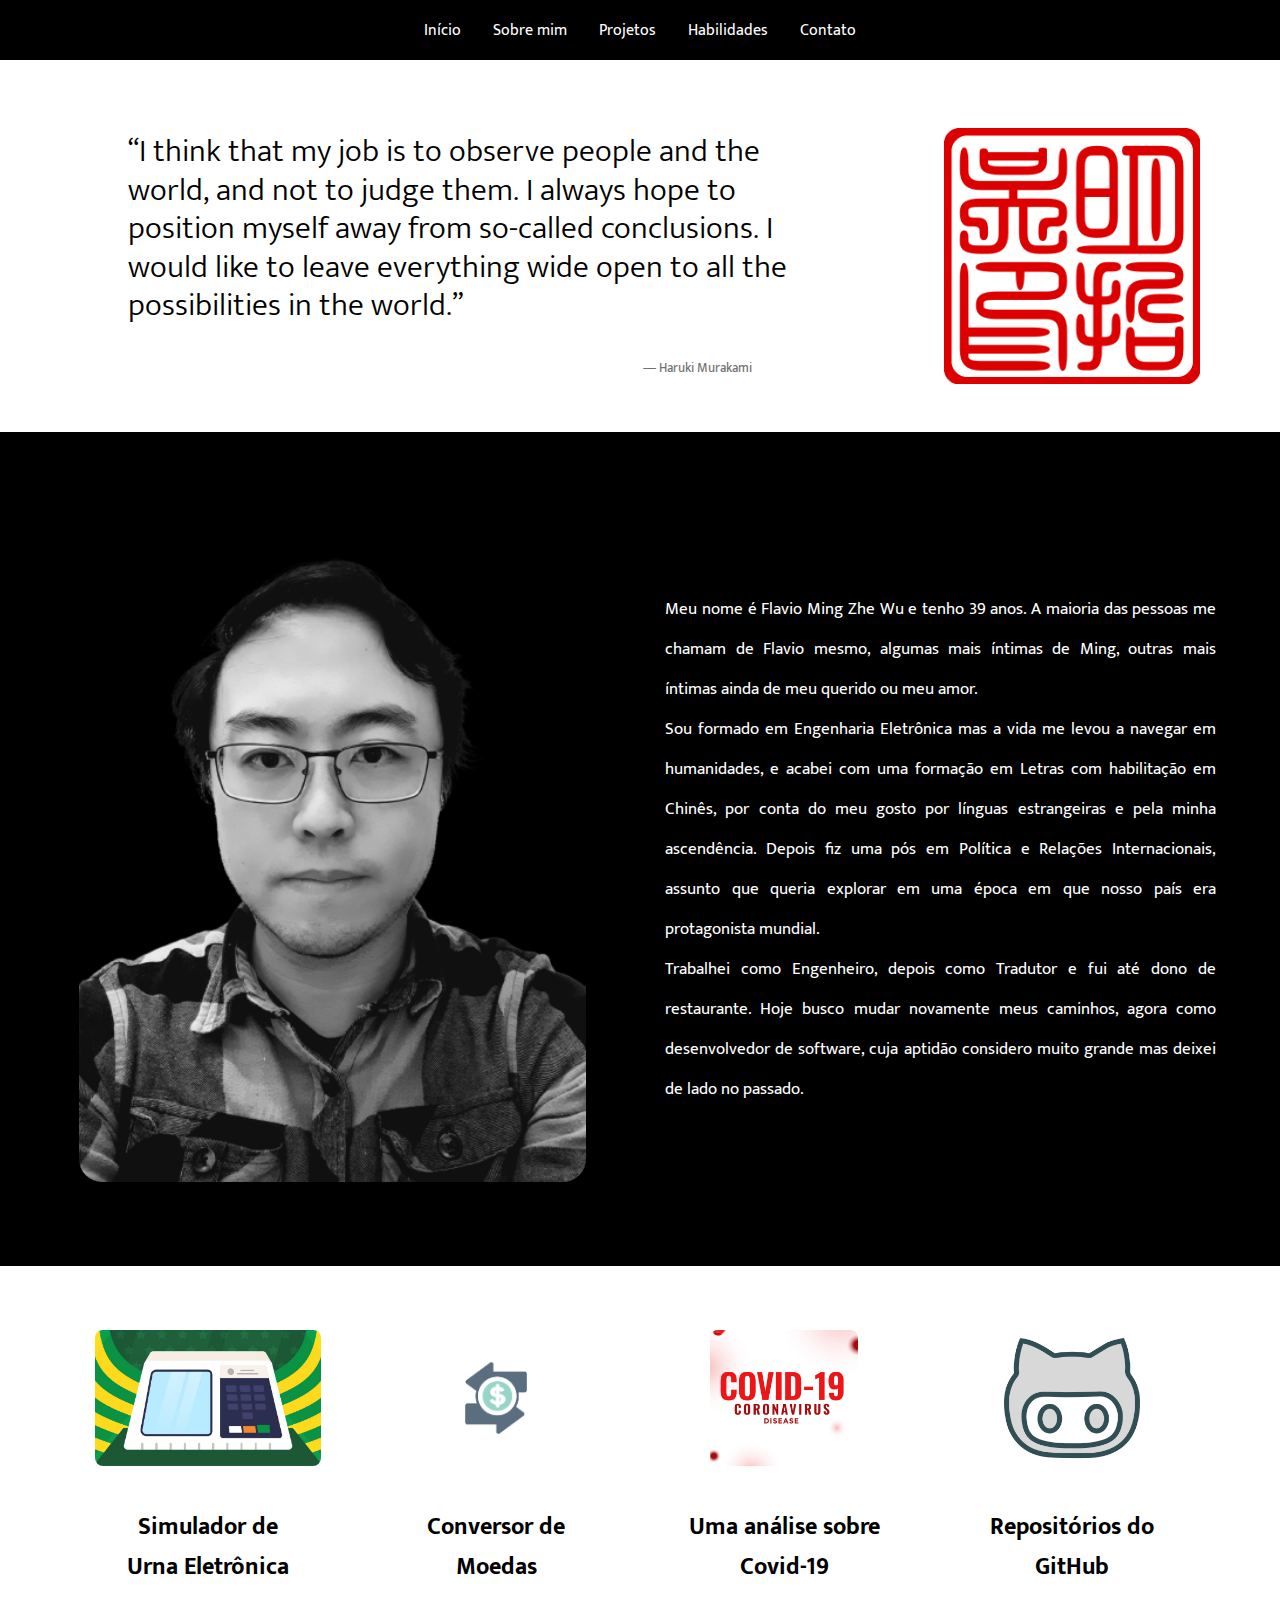
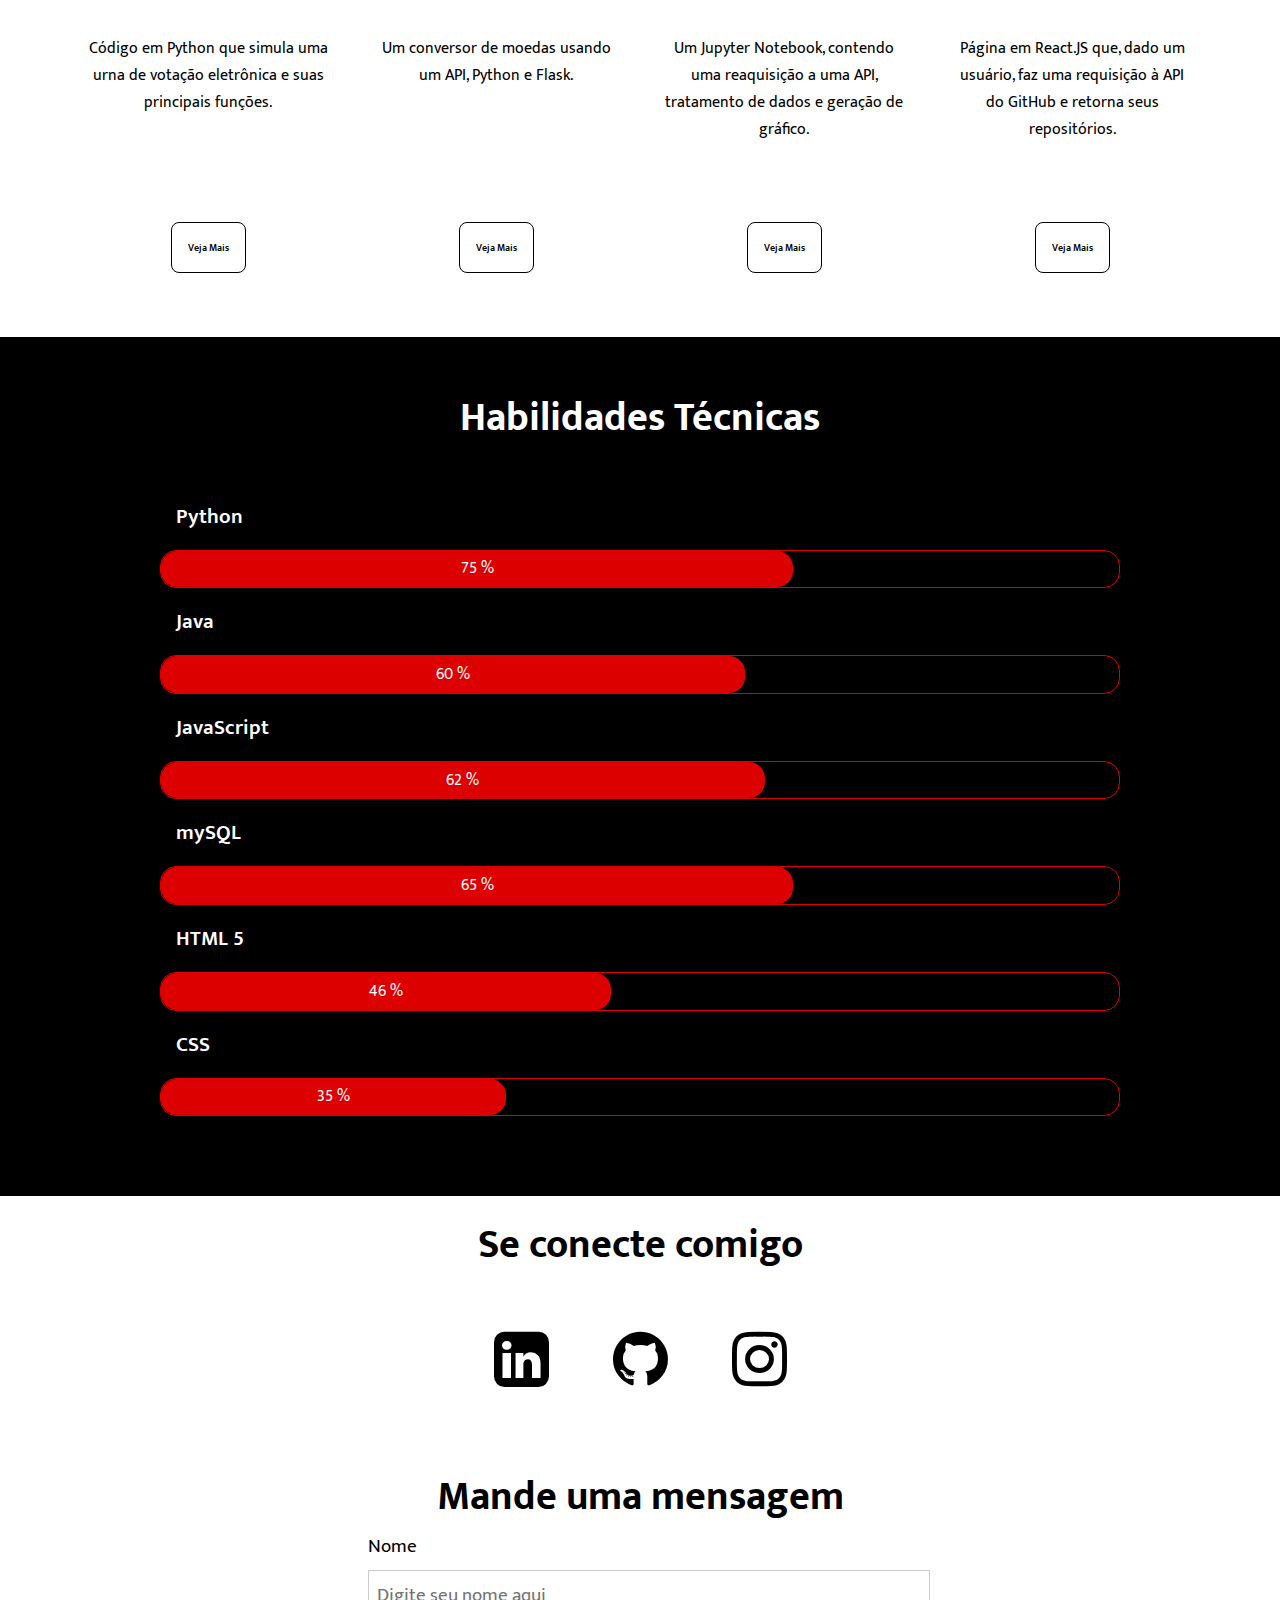
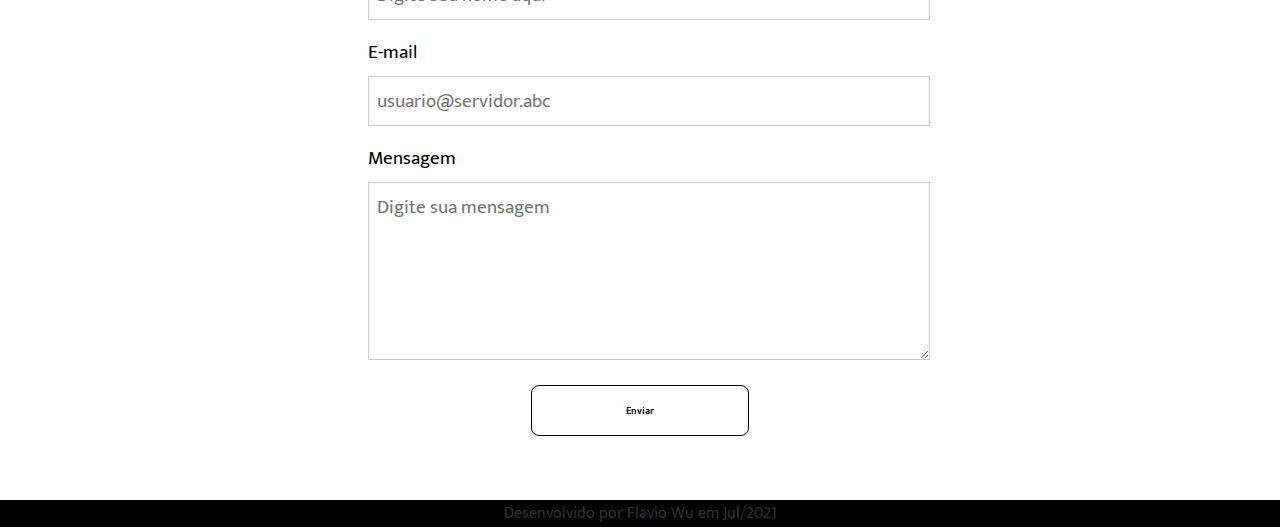
<file: templates/index.html>
<!DOCTYPE html>
<html lang="pt-BR">
    <head>
        <meta charset="UTF-8">
        <meta http-equiv="X-UA-Compatible" content="IE=edge">
        <meta name="viewport" content="width=device-width, initial-scale=1.0">
        <link rel="shortcut icon" href="static/img/favicon.png">

        <title>Portfólio | Flavio Wu</title>

        <link rel="stylesheet" href="../static/styles/style.css">
        <link rel="stylesheet" href="https://stackpath.bootstrapcdn.com/font-awesome/4.7.0/css/font-awesome.min.css">

    </head>
    <body>
        <nav>
            <ul>
                <li>
                    <a href="\">
                        Início
                    </a>
                </li>
                <li>
                    <a href="#sobreMim">
                        Sobre mim
                    </a>
                </li>
                <li>
                    <a href="#projetos">
                        Projetos
                    </a>
                </li>
                <li>
                    <a href="#habilidades">
                        Habilidades
                    </a>
                </li>
                <li>
                    <a href="#contato">
                        Contato
                    </a>
                </li>
            </ul>
        </nav>
        <header id="inicio">
            <div>
                <p>
                    “I think that my job is to observe people and the world, and not to judge them. I always hope to
                    position myself away from so-called conclusions. I would like to leave everything wide open to all
                    the possibilities in the world.”
                </p>
                <span>― Haruki Murakami</span>
            </div>
            <div id="img-selo">
                <img src="../static/img/original-seal.png" alt="Selo">
            </div>
        </header>

        <section id="sobreMim">
            <div id="selfie">
                <img src="../static/img/selfie-portfolio.png" alt="selo chinês do Flavio">
            </div>
            <div id="texto-sobre">
                <p>
                    Meu nome é Flavio Ming Zhe Wu e tenho 39 anos. A maioria das pessoas me chamam de Flavio mesmo,
                    algumas mais íntimas de Ming, outras mais íntimas ainda de meu querido ou meu amor.
                </p>
                <p>
                    Sou formado em Engenharia Eletrônica mas a vida me levou a navegar em humanidades,
                    e acabei com uma formação em Letras com habilitação em Chinês, por conta do meu gosto por línguas
                    estrangeiras e pela minha ascendência.
                    Depois fiz uma pós em Política e Relações Internacionais, assunto que queria explorar em uma época
                    em
                    que nosso país era protagonista mundial.
                </p>
                <p>
                    Trabalhei como Engenheiro, depois como Tradutor e fui até dono de restaurante.
                    Hoje busco mudar novamente meus caminhos, agora como desenvolvedor
                    de software, cuja aptidão considero muito grande mas deixei de lado no passado.
                </p>
            </div>
        </section>

        <section id="projetos">
            <div class="card">
                <img src="../static/img/urna.jpg" alt="imagem urna eletrônica">
                <div class="projeto-texto">
                    <h2>Simulador de Urna Eletrônica</h2>
                    <p>
                        Código em Python que simula uma urna de votação eletrônica e suas principais funções.
                    </p>
                </div>
                <a href="https://github.com/flaviowu/BlueT3C5_mod1/tree/main/Projeto03" target="_blank"><button>Veja Mais</button></a>
            </div>
            <div class="card">
                <img src="../static/img/exchange.jpg" alt="figura de duas flechas com sifrão no meio">
                <div class="projeto-texto">
                    <h2>Conversor de Moedas</h2>
                    <p>
                        Um conversor de moedas usando um API, Python e Flask.
                    </p>
                </div>
                <a href="https://conversordemoedas.herokuapp.com/" target="_blank">
                    <button>Veja Mais</button>
                </a>
            </div>
            <div class="card">
                <img src="../static/img/covid19-banner.jpg" alt="figura contém o texto em inglês covid-19 coronavirus disease">
                <div class="projeto-texto">
                    <h2>Uma análise sobre Covid-19</h2>
                    <p>
                        Um Jupyter Notebook, contendo uma reaquisição a uma API, tratamento de dados e geração de gráfico.
                    </p>
                </div>
                <a href="https://github.com/flaviowu/Estudo-DataScience/blob/main/Projeto_LetsCode.ipynb" target="_blank">
                    <button>Veja Mais</button>
                </a>
            </div>
            
            <div class="card">
                <img src="../static/img/github.png" alt="ícone do Github">
                <div class="projeto-texto"> 
                    <h2>Repositórios do GitHub</h2>
                    <p>
                        Página em React.JS que, dado um usuário, faz uma requisição à API do GitHub e retorna seus
                        repositórios.
                    </p>
                </div>
                    <a href="https://git-repo-test.netlify.app" target="_blank">
                        <button>Veja Mais</button>
                    </a>
            </div>
        </section>

        <section id="habilidades">
            <h2>Habilidades Técnicas</h2>

            <p>Python</p>
            <div>
                <span id="python">75 %</span>
            </div>

            <p>Java</p>
            <div>
                <span id="java">60 %</span>
            </div>

            <p>JavaScript</p>
            <div>
                <span id="javaScript">62 %</span>
            </div>

            <p>mySQL</p>
            <div>
                <span id="mySQL">65 %</span>
            </div>

            <p>HTML 5</p>
            <div>
                <span id="html">46 %</span>
            </div>

            <p>CSS</p>
            <div>
                <span id="css">35 %</span>
            </div>
        </section>

        <section id="contato">

            <div id="redes">
                <h3>Se conecte comigo</h3>

                <div id="icons">
                    <a href="https://www.linkedin.com/in/flaviowu/" target="_blank">
                        <i class="fa fa-linkedin-square" aria-hidden="true"></i>
                    </a>

                    <a href="https://github.com/flaviowu" target="_blank">
                        <i class="fa fa-github" aria-hidden="true"></i>
                    </a>

                    <a href="https://www.instagram.com/flaviowu/" target="_blank">
                        <i class="fa fa-instagram" aria-hidden="true"></i>
                    </a>
                </div>

            </div>
            <Section id="contato">
                <div id="form">

                    <h3>Mande uma mensagem</h3>

                    <form action="/send" method="POST">

                        <label for="nome">Nome</label>
                        <input id="nome" name="nome" type="text" placeholder="Digite seu nome aqui" required>
                        <p class="warning" id="warnName"></p>

                        <label for="email">E-mail</label>
                        <input type="email" id="email" name="email" placeholder="usuario@servidor.abc" required> 
                        <p class="warning" id="warnEmail"></p>

                        <label for="mensagem">Mensagem</label>
                        <textarea name="mensagem" id="mensagem" cols="10" rows="5" placeholder="Digite sua mensagem" required></textarea>
                        <p class="warning" id="warntxtArea"></p>

                        <button type="submit" id="enviar">Enviar</button>

                    </form>
            </Section>

        </section>

        <!-- Fim do Contato -->

        <footer>
            <p>Desenvolvido por Flavio Wu em Jul/2021</p>
        </footer>
    <script src="../static/js/script_contato.js"></script>
    </body>

</html>
</file>
<file: static/styles/style.css>
/* @import url('https://fonts.googleapis.com/css2?family=Montserrat:ital,wght@0,100;0,200;0,300;0,400;0,500;0,600;0,700;0,800;0,900;1,100;1,200;1,300;1,400;1,500;1,600;1,700;1,800&display=swap'); */
/* @import url('https://fonts.googleapis.com/css2?family=Spartan:wght@100;200;300;400;500;600;700;800;900&display=swap'); */
@import url('https://fonts.googleapis.com/css2?family=Mukta:wght@200;300;400;500;600;700;800&display=swap');

* {
    margin: 0;
    padding: 0;
    /* font-family: 'Montserrat', sans-serif; */
    font-family: 'Mukta', sans-serif;
    /* font-family: 'Spartan', sans-serif; */
}

html {
    scroll-behavior: smooth;
}

nav {
    padding: 0;
    position: fixed;
    top: 0;
    width: 100%;
}

nav ul {
    background-color: rgb(0, 0, 0);
    list-style: none;
    display: flex;
    justify-content: center; /*flex-start, flex-end */
    padding: 1px 0 0 0;
}

nav ul li {
    padding: 1rem;
    transition: .6s ease-in-out;
    border-radius: .1rem;
}
nav ul li:hover {
    background-color: #dd0000;
    transform: scale(1.05);
}

nav ul li a {
    text-decoration: none;
    color: #fff;
}

header#inicio {
    display: flex;
    justify-content: center;
    align-items: center;
    margin: 3rem 0 0 0;
    padding: 3rem 3rem 1rem 3rem;
}

header#inicio div {
    display: flex;
    flex-direction: column;
    padding: 0 0 0 5rem;
}

header#inicio div p {
    width: 100%;
    display: flex;
    justify-content: center;
    line-height: 3vw;
    text-align:left;
    font-size: 2rem;
    font-weight: 300;
    color: black;
}

header#inicio div span {
    font-size: 1vw;
    font-weight: 500;
    text-align: right;
    margin: 2rem 5rem 0 0;
    color:  #00000090;
}

header#inicio div#img-selo {
    margin: 2rem;
}

header#inicio div#img-selo img{
    width: 20vw;
}

section#sobreMim {
    display: flex;
    justify-content: space-between;
    align-items: center;
    padding: 4rem;
    background-color: #000000;
}

/* section#sobreMim div#selfie {
} */

section#sobreMim div#selfie img {
    border-radius: 1.8vw;
    margin: 1.2vh 1.2vw 1.2vh 1.2vw;
    height: 75vh;
}

section#sobreMim div#texto-sobre {
    width: 65%;
}

section#sobreMim div#texto-sobre p {
    font-size: 1.3vw;
    text-align: justify;
    margin-left: 5vw;
    color: #fff;
    line-height:  2.5rem;
}

section#projetos {
    display: flex;
    flex-wrap: wrap;
    flex-direction: row;
    justify-content: center;
    align-items: stretch;
    padding: 3rem;
}

section#projetos div.card {
    width: 20vw;
    /* height: 52vh; */
    border-radius: .5rem;
    text-align: center;
    align-items: center;
    justify-content: space-around;
    padding: 1rem;
    transition: .6s ease-in-out;
}

section#projetos div.card img {
    margin: auto;
    display: inline-block;
    border-radius: .5rem;
    height: 8.5rem;
}

section#projetos div.card div.projeto-texto{
    height: 35vh;

}

section#projetos div.card:hover {
    background-color: #000000;
    color: #fff;
    transform: scale(1.1);
}

section#projetos div.card div.projeto-texto p{
    margin: .5vw;
    height: 20vh;
    text-align: center;
}

section#projetos div.card div.projeto-texto h2{
    padding: 2rem;
    height: 10vh;
}

section#projetos div.card a button {
    border: 1px solid #000000;
    background-color: rgb(255, 255, 255);
    color: #000000;
    margin: auto;
    padding: 1rem;
    font-size: .8vw;
    border-radius: .5rem;
    margin-top: 2rem;
    cursor: pointer;
    font-weight: 600;
    transition: .6s ease-in-out;
}

section#projetos div a button:hover {
    background-color: #dd0000;
    color: rgb(255, 255, 255);
    border-color: #dd0000;
    transform: scale(1.2);
}

section#habilidades {
    background-color: #000000;
    padding: 3rem 10rem 5rem 10rem;
}

section#habilidades h2{
    color: #fff;
    text-align: center;
    font-size: 2.5rem;
    margin-bottom: 2rem;
}

section#habilidades p {
    color: #fff;
    padding: 1rem;
    font-size: 1.3rem;
    font-weight: 600;
}

section#habilidades div {
    display: flex;
    border: 1px solid #dd0000;
    border-radius: 1rem;
}

section#habilidades div span#python {
    background-color: #dd0000;
    color: #ffff;
    text-align: center;
    padding: .3rem;
    border-radius: 1rem;
    width: 65%;
}

section#habilidades div span#java {
    background-color: #dd0000;
    color: #ffff;
    text-align: center;
    padding: .3rem;
    border-radius: 1rem;
    width: 60%;

}
section#habilidades div span#javaScript {
    background-color: #dd0000;
    color: #ffff;
    text-align: center;
    padding: .3rem;
    border-radius: 1rem;
    width: 62%;
}

section#habilidades div span#mySQL {
    background-color: #dd0000;
    color: #ffff;
    text-align: center;
    padding: .3rem;
    border-radius: 1rem;
    width: 65%;
}
section#habilidades div span#html {
    background-color: #dd0000;
    color: #ffff;
    text-align: center;
    padding: .3rem;
    border-radius: 1rem;
    width: 46%;
}
section#habilidades div span#css {
    background-color: #dd0000;
    color: #ffff;
    text-align: center;
    padding: .3rem;
    border-radius: 1rem;
    width: 35%;
}

section#contato {
    padding: 1rem 0 2rem 0;
    display: flex;
    justify-content: center;
    flex-wrap: wrap;
}
 
section#contato div#redes{
   width: 100%;
}
 
section#contato div#redes h3{
   text-align: center;
   font-size: 2.5rem; 
   /* margin-bottom: 2rem;  */
}
 
section#contato div#redes div#icons{
   display: flex;
   justify-content: center;
}
 
section#contato div#redes div#icons a{
   text-decoration: none;
   color: #000000;
   font-size: 4rem;
   padding: 2rem;
   transition: all .4s ease-out;
}
 
section#contato div#redes div#icons a:hover{
   color: #dd0000;
}
 
section#contato div#redes div#icons a i{
    transition: all .4s ease-out;
}
 
section#contato div#redes div#icons a i:hover{
   transform: scale(1.2);
}
 
section#contato div#form{
   display: flex;
   justify-content: center;
   flex-wrap: wrap;
}
 
section#contato div#form h3{
   width: 100%;
   text-align: center;
   font-size: 2.5rem;
   /* margin-bottom: 2rem; */
}
 
section#contato div#form form{
    width: 70%;
}

section#contato div#form form input, textarea{
    width: 100%;
    padding: .5rem;
    font-size: 1.2rem;
    border: 1px solid #ccc;
    margin-top: .5rem;
    margin-bottom: 1rem;
    outline: none;
}

section#contato div#form form label{
    font-size: 1.2rem;  
}

section#contato div#form form p.warning{
    color: red;
    font-size: 15px;
}

section#contato div#form form button{
    border: 1px solid #000000;
    background-color: #fff;
    color: #000000;
    padding: 1rem;
    font-size: .8vw;
    font-weight: 600;
    border-radius: .5rem;
    display: block;
    margin: auto;
    cursor: pointer;
    transition: .6s ease-out;
    width: 40%;
}

section#contato div#form form button:hover{
    background-color: #dd0000;
    border: #dd0000;
    color: #fff;
    transform: scale(1.2);
}

footer {
    margin: 0;
    text-align: center;
    background-color: #000000;
    color: rgba(255, 255, 255, 0.20);

}

/* Send Success */
section#success{
    display: flex;
    justify-content: center;
    align-items: center;
    height: 100%;
    background-color: rgb(235, 255, 235);
}
  
section#success div#card{
    background-color: rgb(0, 0, 0);
    text-align: center;
    padding: 4rem;
    border-radius: 2rem;
    color: rgb(255, 255, 255);
    width: 40%;
}
  
section#success div#card h1{
    margin: 2rem 0rem;
}
  
section#success div#card i{
    font-size: 5rem;
}
  
section#success div#card h3{
    margin-bottom: 2rem;
}
  
section#success div#card p{
    margin-bottom: 3rem;
    width: 100%;
    word-break: break-word;
}
  
section#success div#card a{
    text-decoration: none;
    padding: 1rem;
    border: 1px solid #dd0000;
    color: #fff;
    border-radius: .4rem;
    transition: all .4s ease-out;
}
  
section#success div#card a:hover{
    background-color: #dd0000;
    color: #fff;
}

  /* Send Success */
</file>
